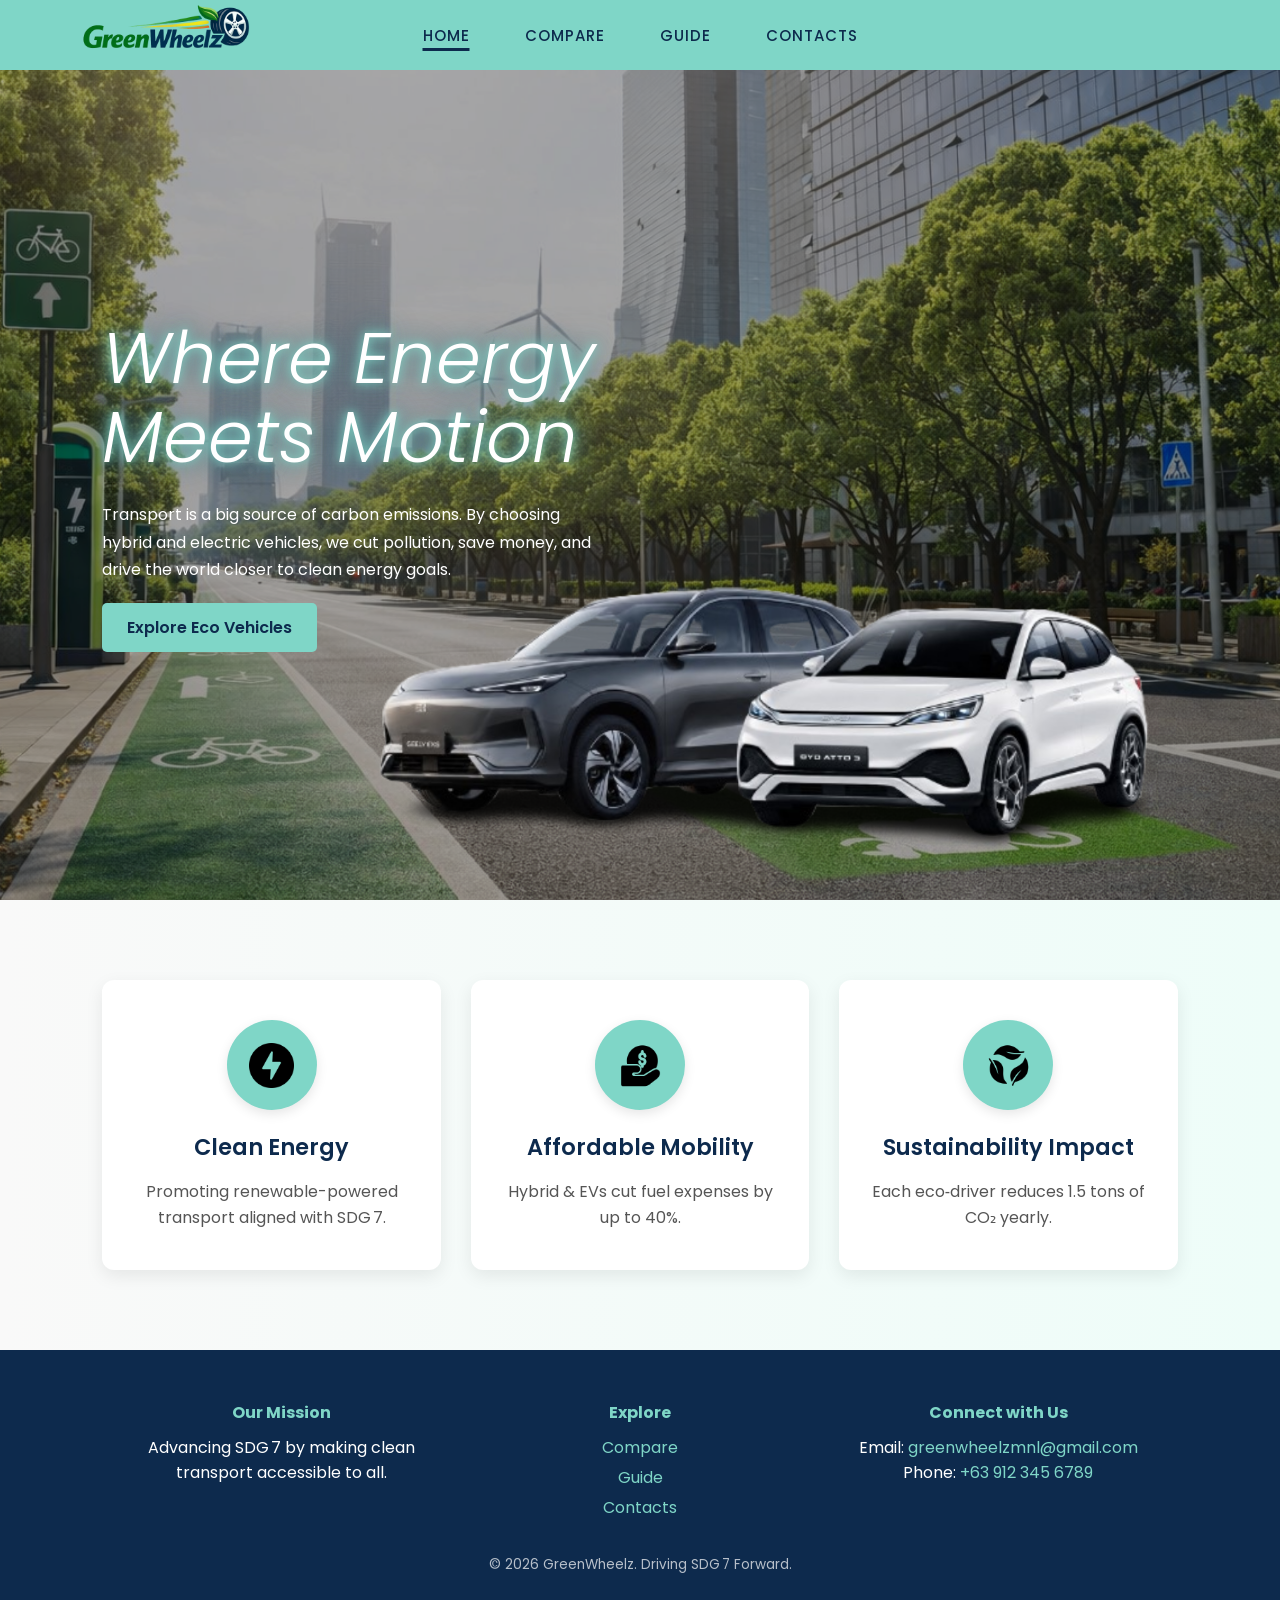
<file: index.html>
<!DOCTYPE html>
<html lang="en">
<head>
  <meta charset="UTF-8" />
  <meta name="viewport" content="width=device-width, initial-scale=1.0"/>
  <title>GreenWheelz</title>
  <meta name="description" content="GreenWheelz promotes clean, affordable, and sustainable mobility through hybrid and electric vehicles.">
  
  <!-- Favicon -->
  <link rel="icon" type="image/png" href="img/favicon.png">

  <!-- Fonts -->
  <link href="https://fonts.googleapis.com/css2?family=Poppins:wght@300;400;500;600;700&display=swap" rel="stylesheet">

  <!-- Stylesheets -->
  <link rel="stylesheet" href="navbar.css">
  <link rel="stylesheet" href="index.css">
</head>

<body>
  <!-- Navigation Bar -->
  <header>
    <nav class="navbar" aria-label="Main Navigation">
      <div class="logo">
        <img src="img/logo.png" alt="GreenWheelz Logo">
      </div>
      <ul class="nav-links">
        <li><a href="index.html" class="active">HOME</a></li>
        <li><a href="compare.html">COMPARE</a></li>
        <li><a href="guide.html">GUIDE</a></li>
        <li><a href="contacts.html">CONTACTS</a></li>
      </ul>
    </nav>
  </header>

  <main>
    <!-- Hero Section -->
    <section class="hero">
      <div class="hero-content">
        <h1>Where Energy Meets Motion</h1>
        <p>
          Transport is a big source of carbon emissions. By choosing hybrid and electric vehicles, we cut pollution, save money, and drive the world closer to clean energy goals.
        </p>
        <a href="compare.html" class="cta-btn">Explore Eco Vehicles</a>
      </div>

      <div class="cars">
        <img src="img/car1.png" alt="Eco-friendly car illustration">
      </div>
    </section>

    <!-- Highlights Section -->
    <section class="highlights">
      <div class="highlight">
        <div class="highlight-icon">
          <img src="img/flash.png" alt="Clean Energy Icon">
        </div>
        <h3>Clean Energy</h3>
        <p>Promoting renewable-powered transport aligned with SDG 7.</p>
      </div>
      <div class="highlight">
        <div class="highlight-icon">
          <img src="img/loan.png" alt="Affordable Mobility Icon">
        </div>
        <h3>Affordable Mobility</h3>
        <p>Hybrid & EVs cut fuel expenses by up to 40%.</p>
      </div>
      <div class="highlight">
        <div class="highlight-icon">
          <img src="img/eco-friendly.png" alt="Sustainability Icon">
        </div>
        <h3>Sustainability Impact</h3>
        <p>Each eco‑driver reduces 1.5 tons of CO₂ yearly.</p>
      </div>
    </section>
  </main>

  <!-- Footer -->
  <footer class="footer">
    <div class="footer-columns">
      <div>
        <h4>Our Mission</h4>
        <p>Advancing SDG 7 by making clean transport accessible to all.</p>
      </div>
      <div>
        <h4>Explore</h4>
        <ul>
          <li><a href="compare.html">Compare</a></li>
          <li><a href="guide.html">Guide</a></li>
          <li><a href="contacts.html">Contacts</a></li>
        </ul>
      </div>
      <div>
        <h4>Connect with Us</h4>
        <p>Email: <a href="mailto:greenwheelzmnl@gmail.com">greenwheelzmnl@gmail.com</a></p>
        <p>Phone: <a href="tel:+639123456789">+63 912 345 6789</a></p>
      </div>
    </div>
    <p class="footer-copy">© 2026 GreenWheelz. Driving SDG 7 Forward.</p>
  </footer>
</body>
</html>
</file>
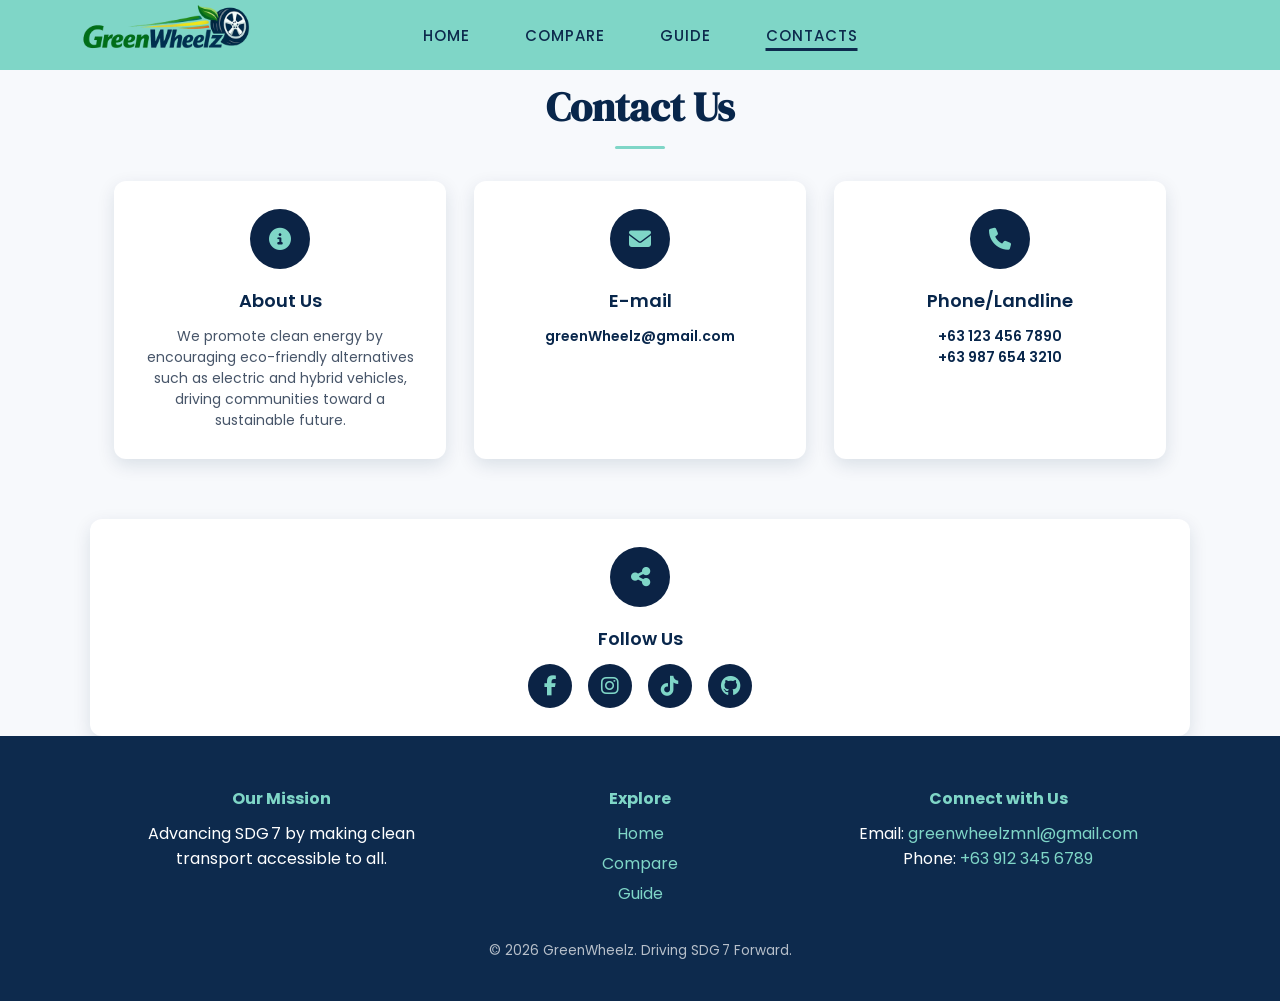
<file: contacts.html>
<!DOCTYPE html>
<html lang="en">
<head>
  <meta charset="UTF-8" />
  <meta name="viewport" content="width=device-width, initial-scale=1.0"/>
  <title>GreenWheelz</title>
  <link href="https://fonts.googleapis.com/css2?family=Poppins:wght@300;400;500;600;700&display=swap" rel="stylesheet">
  <link rel="stylesheet" href="https://cdnjs.cloudflare.com/ajax/libs/font-awesome/6.4.0/css/all.min.css">
  <link rel="stylesheet" href="navbar.css">
  <link rel="stylesheet" href="contacts.css">
 

</head>
<body>

  <header>
    <nav class="navbar">
      <div class="logo">
        <img src="img/logo.png" alt="GreenWheelz Logo">
      </div>
      <ul class="nav-links">
        <li><a href="index.html">HOME</a></li>
        <li><a href="compare.html">COMPARE</a></li>
        <li><a href="guide.html">GUIDE</a></li>
        <li><a href="contacts.html" class="active">CONTACTS</a></li>
      </ul>
    </nav>
  </header>

   <!-- CONTACT SECTION -->
  <section class="contact-section">
    <h1>Contact Us</h1>

    <div class="contact-container">

      <!-- ABOUT -->
      <div class="contact-box">
        <div class="icon-circle">
          <i class="fa-solid fa-circle-info"></i>
        </div>
        <h2>About Us</h2>
        <p>
          We promote clean energy by encouraging eco-friendly
          alternatives such as electric and hybrid vehicles,
          driving communities toward a sustainable future.
        </p>
      </div>

      <!-- EMAIL -->
      <div class="contact-box">
        <div class="icon-circle">
          <i class="fa-solid fa-envelope"></i>
        </div>
        <h2>E-mail</h2>
        <p><a href="mailto:greenWheelz@gmail.com">greenWheelz@gmail.com</a></p>
      </div>

      <!-- PHONE -->
      <div class="contact-box">
        <div class="icon-circle">
          <i class="fa-solid fa-phone"></i>
        </div>
        <h2>Phone/Landline</h2>
        <p><a href="tel:+631234567890">+63 123 456 7890</a></p>
        <p><a href="tel:+639876543210">+63 987 654 3210</a></p>
      </div>

    </div>
    <!-- SOCIAL -->
    <div class="contact-box">
      <div class="icon-circle"><i class="fa-solid fa-share-nodes"></i></div>
      <h2>Follow Us</h2>
      <div class="social-icons">
        <a href="https://www.facebook.com/greenwheelzmnl" target="_blank" rel="noopener" aria-label="Facebook"><i class="fa-brands fa-facebook-f"></i></a>
        <a href="https://www.instagram.com/greenwheelzmnl" target="_blank" rel="noopener" aria-label="Instagram"><i class="fa-brands fa-instagram"></i></a>
        <a href="https://www.tiktok.com/@greenwheelzmnl" target="_blank" rel="noopener" aria-label="TikTok"><i class="fa-brands fa-tiktok"></i></a>
        <a href="https://github.com/greenwheelzmnl" target="_blank" rel="noopener" aria-label="GitHub"><i class="fa-brands fa-github"></i></a>
      </div>
    </div>
  </section>

  <script>
    // Simple FAQ toggle
    const questions = document.querySelectorAll(".faq-question");
    questions.forEach(q => {
      q.addEventListener("click", () => {
        q.classList.toggle("active");
        const answer = q.nextElementSibling;
        answer.style.display = answer.style.display === "block" ? "none" : "block";
      });
    });
  </script>
  
  <!-- Footer -->
  <footer class="footer">
    <div class="footer-columns">
      <div>
        <h4>Our Mission</h4>
        <p>Advancing SDG 7 by making clean transport accessible to all.</p>
      </div>
      <div>
        <h4>Explore</h4>
        <ul>
          <li><a href="index.html">Home</a></li>
          <li><a href="compare.html">Compare</a></li>
          <li><a href="guide.html">Guide</a></li>
        </ul>
      </div>
      <div>
        <h4>Connect with Us</h4>
        <p>Email: <a href="mailto:greenwheelzmnl@gmail.com">greenwheelzmnl@gmail.com</a></p>
        <p>Phone: <a href="tel:+639123456789">+63 912 345 6789</a></p>
      </div>
    </div>
    <p class="footer-copy">© 2026 GreenWheelz. Driving SDG 7 Forward.</p>
  </footer>
</body>
</html>
</file>
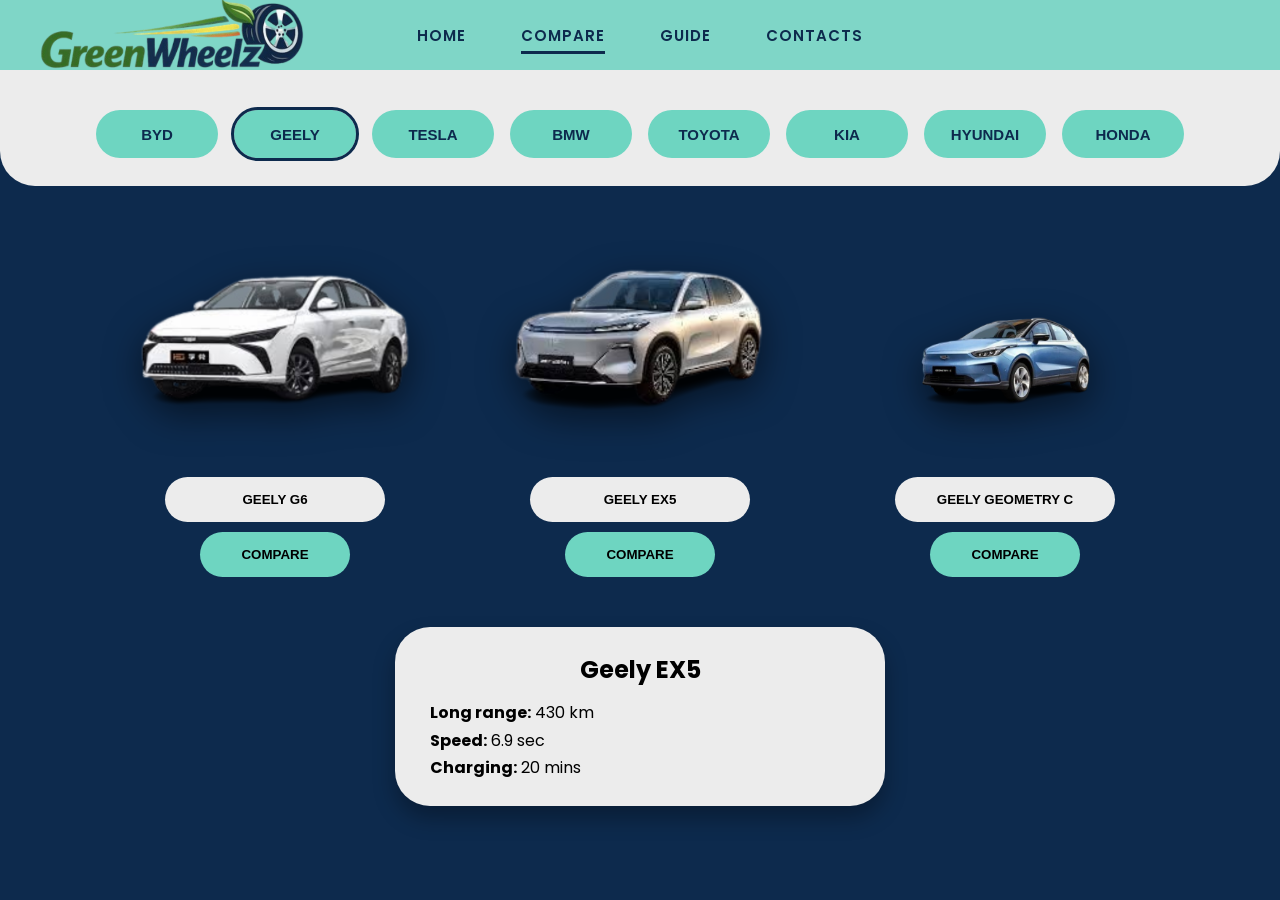
<file: GreenWheelz/dashboard/compare.html>
<!DOCTYPE html>
<html lang="en">
<head>
<meta charset="UTF-8">
<meta name="viewport" content="width=device-width, initial-scale=1.0">

<title>GreenWheelz Compare</title>

<link href="https://fonts.googleapis.com/css2?family=Poppins:wght@300;400;500;600;700&display=swap" rel="stylesheet">

<style>

/* RESET */
*{
    margin:0;
    padding:0;
    box-sizing:border-box;
}

body{
    font-family:'Poppins',sans-serif;
    background:#0d2a4d;
    overflow-x:hidden;
}

/* NAVBAR */
.navbar{
    width:100%;
    height:70px;
    background:#7fd6c7;

    display:flex;
    align-items:center;

    position:fixed;
    top:0;
    left:0;

    z-index:1000;
}

.logo{
    margin-left:30px;
    display:flex;
    align-items:center;
}

.logo img{
    width:280px;
    display:block;
}

/* NAV LINKS */

.nav-links{
    display:flex;
    gap:55px;
    list-style:none;

    position:absolute;
    left:50%;
    transform:translateX(-50%);
}

.nav-links a{
    text-decoration:none;
    color:#0d2a4d;
    font-size:15px;
    font-weight:600;
    letter-spacing:1px;
    transition:color 0.3s cubic-bezier(0.4, 0, 0.2, 1);
    user-select:none;
    -webkit-font-smoothing:antialiased;
    -moz-osx-font-smoothing:grayscale;
    outline:none;
}

.active{
    border-bottom:3px solid #0d2a4d;
    padding-bottom:5px;
    font-weight:600;
}

.nav-links a:hover{
    color:white;
}

.nav-links a:focus{
    outline:none;
    font-weight:600;
}

.nav-links a:visited{
    color:#0d2a4d;
    font-weight:600;
}

/* BRAND */
.brand-section{
    margin-top:70px;
    width:100%;
    background:#ececec;

    border-bottom-left-radius:35px;
    border-bottom-right-radius:35px;

    padding:40px 0 28px;
}

.brand-container{
    display:flex;
    justify-content:center;
    align-items:center;

    gap:16px;
    flex-wrap:wrap;
}

.brand-btn{
    width:122px;
    height:48px;

    border:none;
    border-radius:30px;

    background:#6ed5c1;
    color:#0d2a4d;

    font-size:15px;
    font-weight:700;

    cursor:pointer;

    transition:.3s;
}

.brand-btn:hover{
    transform:translateY(-4px);
}

.active-brand{
    outline:3px solid #0d2a4d;
}

/* CARS */
.cars-container{
    display:flex;
    justify-content:center;
    align-items:flex-end;

    gap:35px;
    flex-wrap:wrap;

    padding:30px 20px;
}

.car{
    text-align:center;
}

.car img{
    width:300px;

    filter:drop-shadow(0 12px 18px rgba(0,0,0,.55));

    transition:.3s;
}

.car img:hover{
    transform:scale(1.05);
}

.center-car img{
    width:360px;
}

/* BUTTONS */
.car-buttons{
    margin-top:15px;

    display:flex;
    flex-direction:column;
    align-items:center;

    gap:10px;
}

.car-name-btn{
    width:220px;
    height:45px;

    border:none;
    border-radius:30px;

    background:#ececec;

    font-weight:700;
}

.compare-btn{
    width:150px;
    height:45px;

    border:none;
    border-radius:30px;

    background:#6ed5c1;

    font-weight:700;

    cursor:pointer;

    transition:.3s;
}

.compare-btn:hover{
    transform:scale(1.05);
}

/* INFO CARD */
.info-card{
    width:490px;

    background:#ececec;

    margin:20px auto 50px;

    border-radius:35px;

    padding:25px 35px;

    box-shadow:0 12px 22px rgba(0,0,0,.30);
}

.info-card h2{
    text-align:center;
    margin-bottom:12px;
}

.info-card p{
    line-height:1.7;
}

/* COMPARE MODAL */

.compare-modal{
    position:fixed;
    inset:0;

    background:rgba(0,0,0,.7);

    display:none;
    justify-content:center;
    align-items:center;

    z-index:9999;
}

.compare-box{
    width:90%;
    max-width:750px;

    background:#ececec;

    border-radius:30px;

    padding:30px;
}

.compare-box h2{
    text-align:center;
    margin-bottom:20px;
}

.compare-box table{
    width:100%;
    border-collapse:collapse;
}

.compare-box th,
.compare-box td{
    border:1px solid #999;
    padding:14px;
    text-align:center;
}

.compare-box th{
    background:#6ed5c1;
}

#closeCompare{
    margin-top:20px;

    width:100%;
    height:45px;

    border:none;
    border-radius:30px;

    background:#6ed5c1;

    font-weight:700;

    cursor:pointer;
}

/* RESPONSIVE */

@media(max-width:768px){

    .nav-links{
        gap:20px;
    }

    .car img{
        width:220px;
    }

    .center-car img{
        width:260px;
    }

    .info-card{
        width:90%;
    }

}

</style>
</head>

<body>

<!-- NAVBAR -->
<nav class="navbar">

    <div class="logo">
        <img src="logo.png">
    </div>

    <ul class="nav-links">
        <li><a href="dashboard.html">HOME</a></li>
        <li><a href="compare.html" class="active">COMPARE</a></li>
        <li><a href="guide.html">GUIDE</a></li>
        <li><a href="contacts.html">CONTACTS</a></li>
    </ul>

</nav>

<!-- BRAND -->
<section class="brand-section">

    <div class="brand-container">

        <button class="brand-btn">BYD</button>
        <button class="brand-btn active-brand">GEELY</button>
        <button class="brand-btn">TESLA</button>
        <button class="brand-btn">BMW</button>
        <button class="brand-btn">TOYOTA</button>
        <button class="brand-btn">KIA</button>
        <button class="brand-btn">HYUNDAI</button>
        <button class="brand-btn">HONDA</button>

    </div>

</section>

<!-- CARS -->
<section class="cars-container">

    <div class="car car-left">

        <img src="geely g6.png">

        <div class="car-buttons">
            <button class="car-name-btn">GEELY G6</button>
            <button class="compare-btn">COMPARE</button>
        </div>

    </div>

    <div class="car center-car">

        <img src="geelyex5.png">

        <div class="car-buttons">
            <button class="car-name-btn">GEELY EX5</button>
            <button class="compare-btn">COMPARE</button>
        </div>

    </div>

    <div class="car car-right">

        <img src="geelygeometryc.png">

        <div class="car-buttons">
            <button class="car-name-btn">GEELY GEOMETRY C</button>
            <button class="compare-btn">COMPARE</button>
        </div>

    </div>

</section>

<!-- INFO CARD -->
<div class="info-card">

    <h2>Geely EX5</h2>

    <p>
        <b>Long range:</b> 430 km<br>
        <b>Speed:</b> 6.9 sec<br>
        <b>Charging:</b> 20 mins
    </p>

</div>

<!-- COMPARE MODAL -->
<div class="compare-modal" id="compareModal">

    <div class="compare-box">

        <h2>Car Comparison</h2>

        <table>

            <tr>
                <th>Specs</th>
                <th id="compareCar1">Car 1</th>
                <th id="compareCar2">Car 2</th>
            </tr>

            <tr>
                <td>Range</td>
                <td id="range1"></td>
                <td id="range2"></td>
            </tr>

            <tr>
                <td>Speed</td>
                <td id="speed1"></td>
                <td id="speed2"></td>
            </tr>

            <tr>
                <td>Charging</td>
                <td id="charge1"></td>
                <td id="charge2"></td>
            </tr>

        </table>

        <button id="closeCompare">CLOSE</button>

    </div>

</div>

<script>

/* ELEMENTS */
const brandButtons = document.querySelectorAll(".brand-btn");

const leftCar = document.querySelector(".car-left img");
const centerCar = document.querySelector(".center-car img");
const rightCar = document.querySelector(".car-right img");

const leftName = document.querySelector(".car-left .car-name-btn");
const centerName = document.querySelector(".center-car .car-name-btn");
const rightName = document.querySelector(".car-right .car-name-btn");

const title = document.querySelector(".info-card h2");
const info = document.querySelector(".info-card p");

/* CAR DATA */
const cars = {

    BYD:{
        left:"byddoplin.png",
        center:"bydatto3.png",
        right:"sealionbyd.png",

        leftName:"BYD DOLPHIN",
        centerName:"BYD ATTO 3",
        rightName:"BYD SEALION",

        title:"BYD Seal",

        range:"510 km",
        speed:"Fast",
        charge:"30 mins",

        info:`<b>Long range:</b> 510 km<br>
        <b>Speed:</b> Fast<br>
        <b>Charging:</b> 30 mins`
    },

    GEELY:{
        left:"geely g6.png",
        center:"geelyex5.png",
        right:"geelygeometryc.png",

        leftName:"GEELY G6",
        centerName:"GEELY EX5",
        rightName:"GEELY GEOMETRY C",

        title:"Geely EX5",

        range:"430 km",
        speed:"6.9 sec",
        charge:"20 mins",

        info:`<b>Long range:</b> 430 km<br>
        <b>Speed:</b> 6.9 sec<br>
        <b>Charging:</b> 20 mins`
    },

    TESLA:{
        left:"teslaX.png",
        center:"tesla3.png",
        right:"teslaS.png",

        leftName:"TESLA MODEL X",
        centerName:"TESLA MODEL 3",
        rightName:"TESLA MODEL S",

        title:"Tesla Model 3",

        range:"629 km",
        speed:"3.1 sec",
        charge:"Supercharger",

        info:`<b>Long range:</b> 629 km<br>
        <b>Speed:</b> 3.1 sec<br>
        <b>Charging:</b> Supercharger`
    },

    BMW:{
        left:"bmw-i4.png",
        center:"bmw-iX.png",
        right:"bmw-i7.png",

        leftName:"BMW i4",
        centerName:"BMW iX",
        rightName:"BMW i7",

        title:"BMW iX",

        range:"500 km",
        speed:"4.5 sec",
        charge:"35 mins",

        info:`<b>Luxury EV</b>`
    },

    TOYOTA:{
    left:"toyota-prius.png",
    center:"toyota-chr.png",
    right:"toyota-chr.png",

    leftName:"TOYOTA PRIUS",
    centerName:"TOYOTA BZ4X",
    rightName:"TOYOTA C-HR",

    title:"Toyota bZ4X",

    range:"516 km",
    speed:"7.5 sec",
    charge:"30 mins",

    info:`
    <b>Battery:</b> 71.4 kWh<br>
    <b>Range:</b> 516 km WLTP<br>
    <b>Power:</b> 214 hp`
},

KIA:{
    left:"SORENTO.png",
    center:"SPORTAGE.png",
    right:"kiaev9.png",

    leftName:"SORENTO EV",
    centerName:"SPORTAGE EV",
    rightName:"KIA EV9",

    title:"SPORTAGE EV",

    range:"528 km",
    speed:"3.5 sec",
    charge:"18 mins",

    info:`
    <b>Battery:</b> 77.4 kWh<br>
    <b>Range:</b> 528 km WLTP<br>
    <b>Power:</b> 576 hp`
},

HYUNDAI:{
    left:"TUCSON.png",
    center:"PALISADE.png",
    right:"ELANTRA.png",

    leftName:"TUCSON EV",
    centerName:"PALISADE EV",
    rightName:"ELANTRA EV",

    title:"Hyundai Palisade EV",

    range:"507 km",
    speed:"5.2 sec",
    charge:"18 mins",

    info:`
    <b>Battery:</b> 77.4 kWh<br>
    <b>Range:</b> 507 km WLTP<br>
    <b>Power:</b> 325 hp<br>
    <b>Torque:</b> 605 Nm<br>
    <b>0-100 km/h:</b> 5.2 sec<br>
    <b>Top Speed:</b> 185 km/h`
},

HONDA:{
    left:"HRV.png",
    center:"CRV.png",
    right:"CIVIC.png",

    leftName:"HONDA HR-V EV",
    centerName:"HONDA CR-V EV",
    rightName:"HONDA CIVIC EV",

    title:"Honda CR-V EV",

    range:"510 km",
    speed:"7.7 sec",
    charge:"40 mins",

    info:`
    <b>Battery:</b> 68.8 kWh<br>
    <b>Range:</b> 510 km CLTC<br>
    <b>Power:</b> 201 hp<br>
    <b>Torque:</b> 310 Nm<br>
    <b>0-100 km/h:</b> 7.7 sec<br>
    <b>Top Speed:</b> 150 km/h`
},

};

/* BRAND CLICK */
brandButtons.forEach(btn=>{

    btn.addEventListener("click",()=>{

        brandButtons.forEach(b=>{
            b.classList.remove("active-brand");
        });

        btn.classList.add("active-brand");

        const brand = btn.textContent.trim();

        const car = cars[brand];

        if(!car) return;

        leftCar.src = car.left;
        centerCar.src = car.center;
        rightCar.src = car.right;

        leftName.innerHTML = car.leftName;
        centerName.innerHTML = car.centerName;
        rightName.innerHTML = car.rightName;

        title.innerHTML = car.title;
        info.innerHTML = car.info;

    });

});


let compareList = [];

const compareModal = document.getElementById("compareModal");

const compareCar1 = document.getElementById("compareCar1");
const compareCar2 = document.getElementById("compareCar2");

const range1 = document.getElementById("range1");
const range2 = document.getElementById("range2");

const speed1 = document.getElementById("speed1");
const speed2 = document.getElementById("speed2");

const charge1 = document.getElementById("charge1");
const charge2 = document.getElementById("charge2");

/* COMPARE BUTTON */
document.querySelectorAll(".compare-btn").forEach(btn=>{

    btn.addEventListener("click",()=>{

        const activeBrand =
            document.querySelector(".active-brand").textContent.trim();

        const selectedCar = cars[activeBrand];

        if(!selectedCar) return;

        compareList.push(selectedCar);

        if(compareList.length === 2){

            const car1 = compareList[0];
            const car2 = compareList[1];

            compareCar1.innerHTML = car1.title;
            compareCar2.innerHTML = car2.title;

            range1.innerHTML = car1.range;
            range2.innerHTML = car2.range;

            speed1.innerHTML = car1.speed;
            speed2.innerHTML = car2.speed;

            charge1.innerHTML = car1.charge;
            charge2.innerHTML = car2.charge;

            compareModal.style.display = "flex";

            compareList = [];
        }

    });

});

/* CLOSE */
document
.getElementById("closeCompare")
.addEventListener("click",()=>{

    compareModal.style.display = "none";

});

</script>

</body>
</html>
</file>
<file: navbar.css>
/* NAVBAR */
* {
  box-sizing: border-box;
}

header {
  width: 100%;
}

.navbar {
  width: 100%;
  height: 70px;
  background: #7fd6c7;
  position: fixed;
  top: 0;
  left: 0;
  z-index: 1000;
  display: flex;
  align-items: center;
  box-sizing: border-box;
}

.logo {
  margin-left: 30px;
  display: flex;
  align-items: center;
}

.logo img {
  width: 280px;
  display: block;
}

.nav-links {
  display: flex;
  list-style: none;
  gap: 55px;
  position: absolute;
  left: 50%;
  transform: translateX(-50%);
  margin: 0;
  padding: 0;
}

.nav-links li {
  margin: 0;
  padding: 0;
}

.nav-links li a {
  text-decoration: none;
  color: #0d2a4d;
  font-size: 15px;
  font-weight: 500;
  font-family: 'Poppins', sans-serif;
  letter-spacing: 1px;
  transition: color 0.3s cubic-bezier(0.4, 0, 0.2, 1);
  user-select: none;
  -webkit-tap-highlight-color: transparent;
  -webkit-font-smoothing: antialiased;
  -moz-osx-font-smoothing: grayscale;
  outline: none;
  position: relative;
}

.nav-links li a.active::after {
  content: '';
  position: absolute;
  left: 0;
  bottom: -5px;
  width: 100%;
  height: 3px;
  background: #0d2a4d;
}

.nav-links li a:not(.active)::after {
  content: '';
  position: absolute;
  left: 0;
  bottom: -5px;
  width: 100%;
  height: 3px;
  background: transparent;
}

.nav-links li a:hover {
  color: white;
}

.nav-links li a:visited {
  color: #0d2a4d;
  font-weight: 600;
}
</file>
<file: index.css>
/* RESET */
* {
  margin: 0;
  padding: 0;
  box-sizing: border-box;
}

html {
  scroll-behavior: smooth;
}

body {
  font-family: 'Poppins', sans-serif;
  overflow-x: hidden;
  background: #f9f9f9;
}

/* HERO SECTION */
.hero {
  width: 100%;
  min-height: 100vh;
  background: url('img/HomeBackground.png') center bottom/cover no-repeat;
  position: relative;
  display: flex;
  align-items: center;
  justify-content: flex-start;
  padding: 0 8%;
  overflow: hidden;
}

.hero::before {
  content: "";
  position: absolute;
  inset: 0;
  background: rgba(0,0,0,0.35);
  z-index: 1;
}

.hero-content {
  position: relative;
  z-index: 3;
  max-width: 550px;
  margin-top: 70px;
  text-align: left;
  animation: fadeInUp 1.5s ease-out;
}

.hero-content h1 {
  color: white;
  font-size: clamp(2rem, 6vw, 4.5rem);
  line-height: 1.1;
  font-weight: 300;
  font-style: italic;
  margin-bottom: 25px;
  text-shadow: 0 0 10px #7fd6c7, 0 0 20px #7fd6c7, 0 0 30px #0d2a4d;
  animation: fadeInLeft 1.5s ease-out, glowPulse 3s ease-in-out infinite;
}

.hero-content p {
  color: white;
  font-size: 1rem;
  line-height: 1.7;
  max-width: 90%;
  animation: fadeInRight 2s ease-out;
}

.cta-btn {
  display: inline-block;
  margin-top: 20px;
  padding: 12px 25px;
  background: #7fd6c7;
  color: #0d2a4d;
  font-weight: 600;
  text-decoration: none;
  border-radius: 5px;
  transition: 0.3s;
}

.cta-btn:hover {
  background: #0d2a4d;
  color: white;
}

/* CARS */
.cars {
  position: absolute;
  right: 5%;
  bottom: -20px;
  z-index: 2;
  display: flex;
  justify-content: flex-end;
  width: min(72vw, 1100px);
  animation: slideUp 1.5s ease-out;
}

.cars img {
  max-width: 100%;
  height: auto;
  display: block;
  transform: translateY(10px);
}

/* Animations */
@keyframes slideUp {
  from { transform: translateY(50px); opacity: 0; }
  to { transform: translateY(10px); opacity: 1; }
}

@keyframes fadeInUp {
  from { transform: translateY(30px); opacity: 0; }
  to { transform: translateY(0); opacity: 1; }
}

@keyframes fadeInLeft {
  from { transform: translateX(-30px); opacity: 0; }
  to { transform: translateX(0); opacity: 1; }
}

@keyframes fadeInRight {
  from { transform: translateX(30px); opacity: 0; }
  to { transform: translateX(0); opacity: 1; }
}

@keyframes glowPulse {
  0% { text-shadow: 0 0 10px #7fd6c7, 0 0 20px #7fd6c7, 0 0 30px #0d2a4d; }
  50% { text-shadow: 0 0 20px #7fd6c7, 0 0 40px #7fd6c7, 0 0 60px #0d2a4d; }
  100% { text-shadow: 0 0 10px #7fd6c7, 0 0 20px #7fd6c7, 0 0 30px #0d2a4d; }
}

/* HIGHLIGHTS SECTION */
.highlights {
  display: flex;
  justify-content: space-around;
  align-items: stretch;
  padding: 80px 8%;
  background: linear-gradient(to right, #f9f9f9, #eefdf9);
  text-align: center;
  gap: 30px;
}

.highlight {
  flex: 1;
  background: white;
  padding: 40px 25px;
  border-radius: 12px;
  box-shadow: 0 6px 18px rgba(0,0,0,0.08);
  transition: transform 0.3s ease, box-shadow 0.3s ease;
}

.highlight:hover {
  transform: translateY(-8px);
  box-shadow: 0 10px 24px rgba(0,0,0,0.12);
}


.highlight-icon {
  width: 90px;
  height: 90px;
  margin: 0 auto 20px;
  border-radius: 50%;
  background: #7fd6c7;
  display: flex;
  align-items: center;
  justify-content: center;
  box-shadow: 0 4px 12px rgba(0,0,0,0.1);
  transition: transform 0.3s ease, background 0.3s ease;
}

.highlight-icon img {
  width: 45px;
  height: 45px;
}

.highlight:hover .highlight-icon {
  transform: scale(1.1);
  background: #0d2a4d;
}

.highlight:hover .highlight-icon img {
  filter: brightness(0) invert(1);
}

/* Text Styling */
.highlight h3 {
  font-size: 1.4rem;
  font-weight: 600;
  color: #0d2a4d;
  margin-bottom: 15px;
}

.highlight p {
  font-size: 1rem;
  line-height: 1.6;
  color: #555;
}

/* FOOTER */
.footer {
  background: #0d2a4d;
  color: white;
  padding: 40px 8%;
  text-align: center;
}

.footer-columns {
  display: flex;
  justify-content: space-between;
  flex-wrap: wrap;
  margin-bottom: 20px;
}

.footer-columns div {
  flex: 1;
  margin: 10px;
}

.footer-columns h4 {
  margin-bottom: 10px;
  color: #7fd6c7;
}

.footer-columns ul {
  list-style: none;
  padding: 0;
}

.footer-columns li {
  margin: 5px 0;
}

.footer-columns a {
  color: #7fd6c7;
  text-decoration: none;
}

.footer-columns a:hover {
  color: white;
}

.footer-copy {
  font-size: 0.85rem;
  opacity: 0.7;
}

/* CUSTOM SCROLLBAR */
body::-webkit-scrollbar {
  width: 10px;
}

body::-webkit-scrollbar-track {
  background: #f1f1f1;
}

body::-webkit-scrollbar-thumb {
  background: #7fd6c7;
  border-radius: 5px;
}

body::-webkit-scrollbar-thumb:hover {
  background: #0d2a4d;
}


@media (max-width: 768px) {
  .hero {
    flex-direction: column;
    justify-content: center;
    padding: 20px;
    text-align: center;
  }

  .cars {
    position: relative;
    margin-top: 30px;
    justify-content: center;
    width: 100%;
    bottom: auto;
  }

  .hero-content {
    margin-top: 20px;
    text-align: center;
    z-index: 3;
  }

  .hero-content p {
    max-width: 100%;
    font-size: 0.95rem;
  }

  .highlights {
    flex-direction: column;
    gap: 20px;
  }

  .footer-columns {
    flex-direction: column;
    text-align: center;
  }
}
</file>
<file: contacts.css>
@import url('https://fonts.googleapis.com/css2?family=Poppins:wght@300;400;500;600;700;800&family=DM+Serif+Display:ital@0;1&display=swap');

/* ===== RESET & BASE ===== */
*, *::before, *::after {
  box-sizing: border-box;
  margin: 0;
  padding: 0;
}

:root {
  --navy-deep: #08264b;
  --navy-mid: #0d2a4d;
  --navy-dark: #0b2345;
  --teal: #7fd6c7;
  --teal-light: #a8e6db;
  --white: #ffffff;
  --off-white: #f7f9fc;
  --gray-light: #f1f5f9;
  --gray-mid: #e2e8f0;
  --gray-text: #475569;
  --gray-dark: #334155;
  --shadow-md: 0 6px 18px rgba(8, 38, 75, 0.12);
  --radius-sm: 6px;
  --radius-md: 12px;
  --transition: all 0.25s ease;
}

body {
  background: var(--off-white);
  color: var(--gray-dark);
  font-family: 'Poppins', sans-serif;
  padding: 80px 0 0;
  overflow-x: hidden;
}

/* CONTACT SECTION */
.contact-section {
  max-width: 1100px;
  margin: 0 auto;
  text-align: center;
}

.contact-section h1 {
  color: var(--navy-deep);
  font-size: clamp(28px, 4vw, 40px);
  font-weight: 700;
  margin-bottom: 24px;
  font-family: 'DM Serif Display', serif;
}

.contact-section h1::after {
  content: '';
  display: block;
  width: 50px;
  height: 3px;
  background: var(--teal);
  margin: 12px auto 32px;
  border-radius: 2px;
}

/* 3-COLUMN GRID */
.contact-container {
  display: grid;
  grid-template-columns: repeat(3, 1fr);
  gap: 28px;
  max-width: 1100px;
  margin: 0 auto;
  padding: 0 24px 60px;
}

@media (max-width: 860px) {
  .contact-container {
    grid-template-columns: 1fr;
    max-width: 460px;
  }
}

/* BOX */
.contact-box {
  background: var(--white);
  border-radius: var(--radius-md);
  padding: 28px 20px;
  text-align: center;
  box-shadow: var(--shadow-md);
  transition: var(--transition);
}

.contact-box:hover {
  transform: translateY(-4px);
  box-shadow: 0 10px 24px rgba(8, 38, 75, 0.15);
}

.icon-circle {
  width: 60px;
  height: 60px;
  background: var(--navy-dark);
  border-radius: 50%;
  margin: 0 auto 18px;
  display: flex;
  justify-content: center;
  align-items: center;
}

.icon-circle i {
  color: var(--teal);
  font-size: 22px;
}

.contact-box h2 {
  font-size: 18px;
  font-weight: 600;
  margin-bottom: 12px;
  color: var(--navy-deep);
}

.contact-box p {
  font-size: 14px;
  line-height: 1.5;
  color: var(--gray-text);
}

.contact-box a {
  color: var(--navy-deep);
  text-decoration: none;
  font-weight: 600;
}

.contact-box a:hover {
  color: var(--navy-mid);
  text-decoration: underline;
}

.social-icons {
  display: flex;
  justify-content: center;
  gap: 16px;
  margin-top: 8px;
}

.social-icons a {
  display: inline-flex;
  align-items: center;
  justify-content: center;
  width: 44px;
  height: 44px;
  background: var(--navy-dark);
  color: var(--teal);
  font-size: 20px;
  text-decoration: none;
  border-radius: 50%;
  transition: var(--transition);
}

.social-icons a:hover {
  background: var(--teal);
  color: var(--navy-dark);
}

/* RESPONSIVE */
@media (max-width: 900px) {
  .contact-section {
    padding: 60px 20px 48px;
  }

  .contact-container {
    padding: 32px 24px;
    gap: 20px;
  }

  .contact-box {
    padding: 28px 20px;
  }

  .contact-box h2 {
    font-size: 20px;
  }

  .contact-box p {
    font-size: 14px;
  }

  .footer-columns {
    flex-direction: column;
    text-align: center;
  }
}

@media (max-width: 480px) {
  .contact-container {
    width: 96%;
    padding: 24px 16px;
  }
}

/* ===== FOOTER ===== */
.footer {
  background: var(--navy-mid);
  color: white;
  padding: 40px 8%;
  text-align: center;
}

.footer-columns {
  display: flex;
  justify-content: space-between;
  flex-wrap: wrap;
  margin-bottom: 20px;
}

.footer-columns div {
  flex: 1;
  margin: 10px;
}

.footer-columns h4 {
  margin-bottom: 10px;
  color: var(--teal);
}

.footer-columns ul {
  list-style: none;
  padding: 0;
}

.footer-columns li {
  margin: 5px 0;
}

.footer-columns a {
  color: var(--teal);
  text-decoration: none;
}

.footer-columns a:hover {
  color: white;
}

.footer-copy {
  font-size: 0.85rem;
  opacity: 0.7;
}

/* CUSTOM SCROLLBAR */
body::-webkit-scrollbar {
  width: 8px;
}

body::-webkit-scrollbar-track {
  background: var(--off-white);
}

body::-webkit-scrollbar-thumb {
  background: var(--teal);
  border-radius: 4px;
  border: 2px solid var(--off-white);
}

body::-webkit-scrollbar-thumb:hover {
  background: var(--navy-mid);
}
</file>
